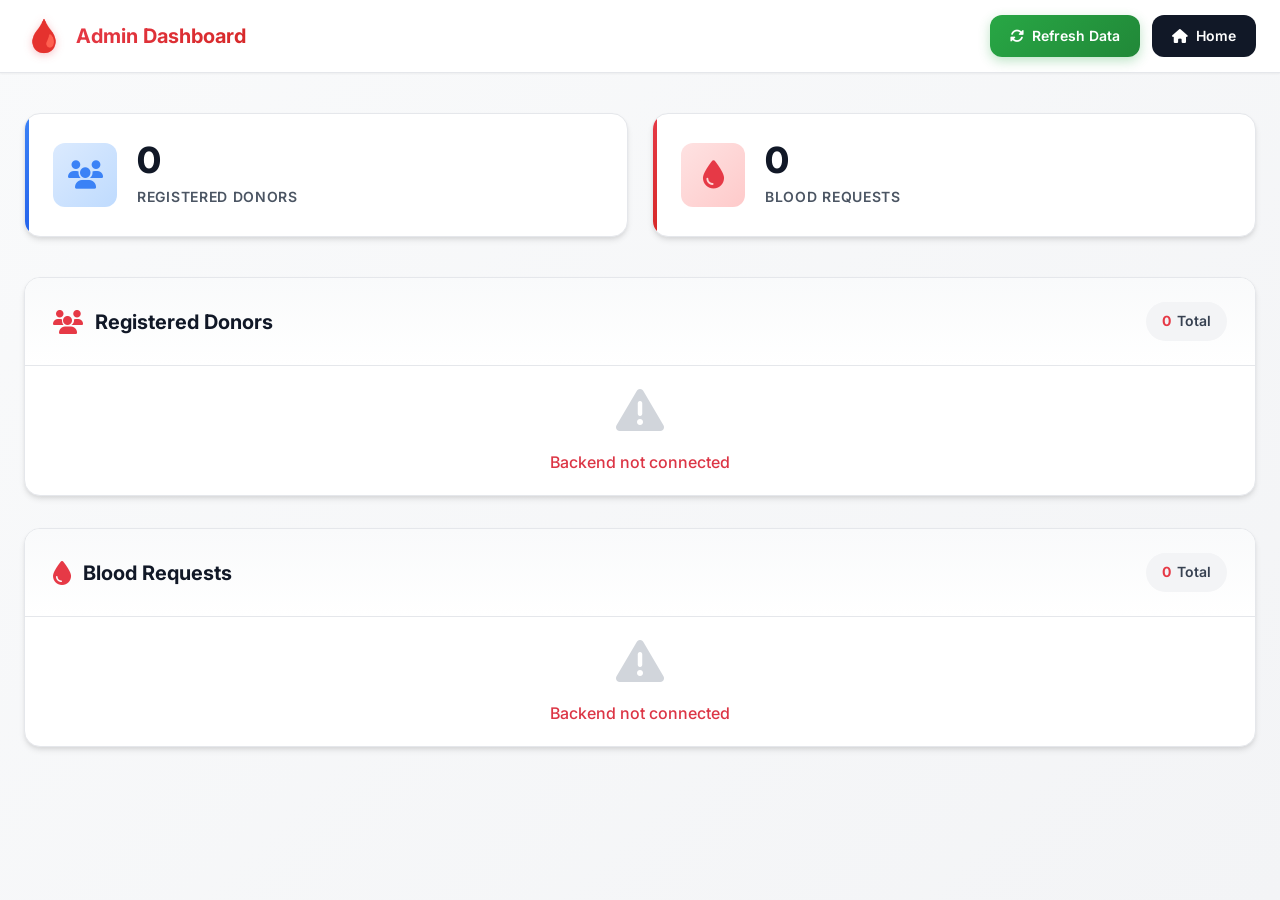
<file: Frontend/html/admin-dashboard.html>
<!DOCTYPE html>
<html lang="en">
<head>
    <meta charset="UTF-8">
    <meta name="viewport" content="width=device-width, initial-scale=1.0">
    <title>Admin Dashboard - Blood Bank System</title>
    
    <!-- Fonts -->
    <link href="https://fonts.googleapis.com/css2?family=Inter:wght@300;400;500;600;700;800;900&display=swap" rel="stylesheet">
    
    <!-- Font Awesome -->
    <link rel="stylesheet" href="https://cdnjs.cloudflare.com/ajax/libs/font-awesome/6.4.0/css/all.min.css">
    
    <!-- Custom CSS -->
    <link rel="stylesheet" href="../css/admin-dashboard.css">
</head>
<body>

    <!-- Navbar -->
    <header class="navbar">
        <div class="nav-container">
            <div class="logo">
                <div class="logo-icon">🩸</div>
                <span class="logo-text">Admin Dashboard</span>
            </div>
            <div class="nav-actions">
                <button class="btn-refresh" onclick="loadAllData()">
                    <i class="fas fa-sync-alt"></i>
                    <span>Refresh Data</span>
                </button>
                <a href="admin-index.html" class="btn-home">
                    <i class="fas fa-home"></i>
                    <span>Home</span>
                </a>
            </div>
        </div>
    </header>

    <!-- Main Content -->
    <main class="main-wrapper">
        <div class="container">

            <!-- Stats Cards -->
            <div class="stats-grid">
                <div class="stat-card stat-donors">
                    <div class="stat-icon">
                        <i class="fas fa-users"></i>
                    </div>
                    <div class="stat-content">
                        <h3 class="stat-value" id="donorCount">0</h3>
                        <p class="stat-label">Registered Donors</p>
                    </div>
                </div>
                <div class="stat-card stat-requests">
                    <div class="stat-icon">
                        <i class="fas fa-tint"></i>
                    </div>
                    <div class="stat-content">
                        <h3 class="stat-value" id="requestCount">0</h3>
                        <p class="stat-label">Blood Requests</p>
                    </div>
                </div>
            </div>

            <!-- Donors Section -->
            <div class="section">
                <div class="section-header">
                    <div class="section-title">
                        <i class="fas fa-users"></i>
                        <h3>Registered Donors</h3>
                    </div>
                    <div class="section-badge">
                        <span id="donorCountBadge">0</span> Total
                    </div>
                </div>
                <div class="section-body">
                    <ul id="donorList" class="data-list">
                        <li class="loading-state">
                            <i class="fas fa-spinner fa-spin"></i>
                            <span>Loading donors...</span>
                        </li>
                    </ul>
                </div>
            </div>

            <!-- Blood Requests Section -->
            <div class="section">
                <div class="section-header">
                    <div class="section-title">
                        <i class="fas fa-tint"></i>
                        <h3>Blood Requests</h3>
                    </div>
                    <div class="section-badge">
                        <span id="requestCountBadge">0</span> Total
                    </div>
                </div>
                <div class="section-body">
                    <ul id="requestList" class="data-list">
                        <li class="loading-state">
                            <i class="fas fa-spinner fa-spin"></i>
                            <span>Loading requests...</span>
                        </li>
                    </ul>
                </div>
            </div>

        </div>
    </main>

    <!-- Scripts -->
    <script src="../js/api.js"></script>
    <script src="../js/admin-dashboard.js"></script>

</body>
</html>
</file>
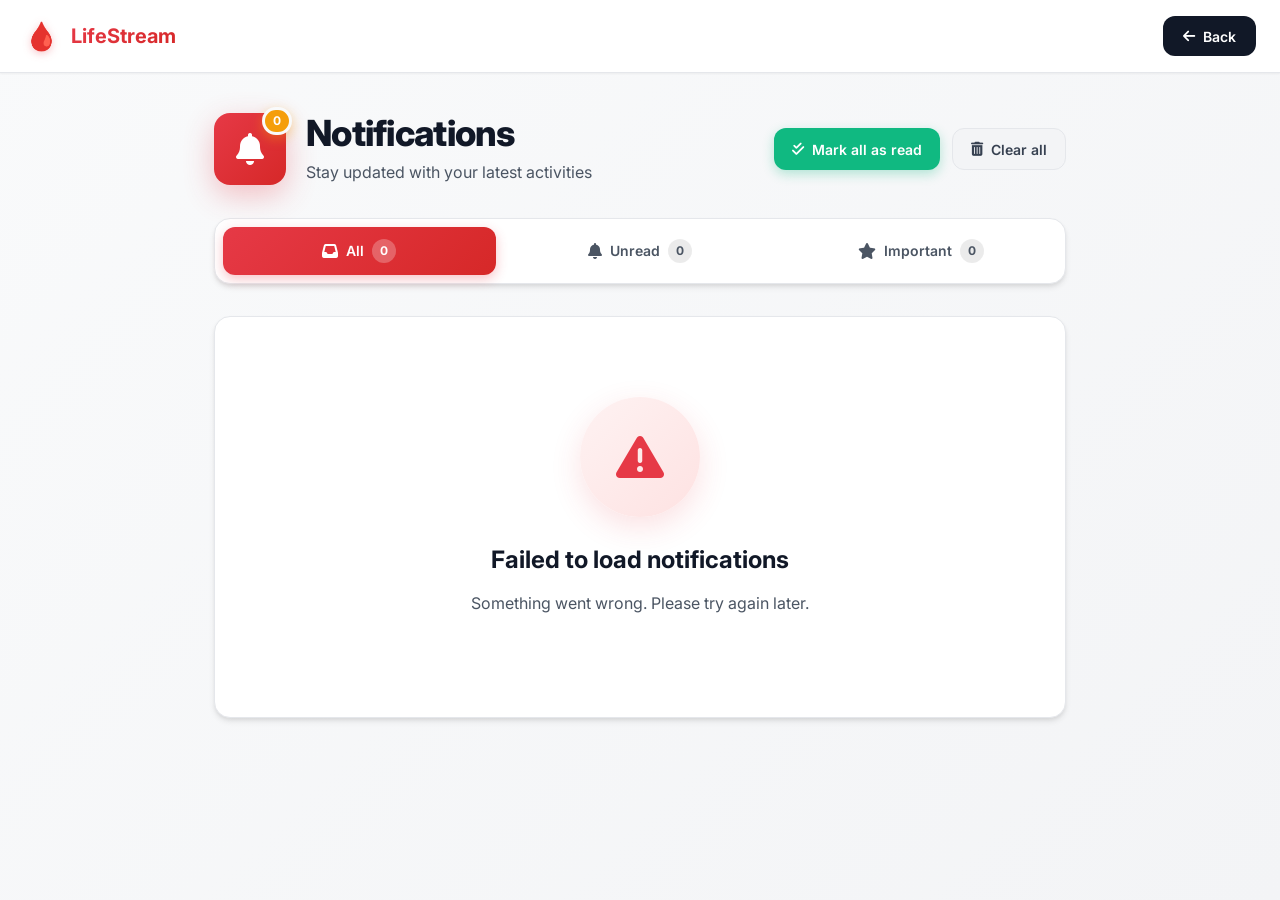
<file: Frontend/html/notifications.html>
<!DOCTYPE html>
<html lang="en">
<head>
    <meta charset="UTF-8">
    <meta name="viewport" content="width=device-width, initial-scale=1.0">
    <title>Notifications - Blood Bank System</title>
    
    <!-- Fonts -->
    <link href="https://fonts.googleapis.com/css2?family=Inter:wght@300;400;500;600;700;800;900&display=swap" rel="stylesheet">
    
    <!-- Font Awesome -->
    <link rel="stylesheet" href="https://cdnjs.cloudflare.com/ajax/libs/font-awesome/6.4.0/css/all.min.css">
    
    <!-- Custom CSS -->
    <link rel="stylesheet" href="../css/notifications.css">
</head>
<body>

    <!-- Navbar -->
    <header class="navbar">
        <div class="nav-container">
            <div class="logo">
                <div class="logo-icon">🩸</div>
                <span class="logo-text">LifeStream</span>
            </div>
            <div class="nav-actions">
                <button class="btn-back" onclick="window.history.back()">
                    <i class="fas fa-arrow-left"></i>
                    <span>Back</span>
                </button>
            </div>
        </div>
    </header>

    <!-- Main Content -->
    <main class="main-wrapper">
        <div class="container">

            <!-- Page Header -->
            <div class="page-header">
                <div class="header-left">
                    <div class="page-icon-wrapper">
                        <div class="page-icon">
                            <i class="fas fa-bell"></i>
                        </div>
                        <span class="notification-badge" id="unreadBadge">0</span>
                    </div>
                    <div class="header-text">
                        <h1 class="page-title">Notifications</h1>
                        <p class="page-subtitle">Stay updated with your latest activities</p>
                    </div>
                </div>
                <div class="header-actions">
                    <button class="btn-action btn-mark-read" onclick="markAllAsRead()">
                        <i class="fas fa-check-double"></i>
                        <span>Mark all as read</span>
                    </button>
                    <button class="btn-action btn-clear" onclick="clearAll()">
                        <i class="fas fa-trash-alt"></i>
                        <span>Clear all</span>
                    </button>
                </div>
            </div>

            <!-- Filter Tabs -->
            <div class="filter-tabs">
                <button class="tab-btn active" onclick="filterNotifications('all')" data-filter="all">
                    <i class="fas fa-inbox"></i>
                    <span>All</span>
                    <span class="tab-count" id="allCount">0</span>
                </button>
                <button class="tab-btn" onclick="filterNotifications('unread')" data-filter="unread">
                    <i class="fas fa-bell"></i>
                    <span>Unread</span>
                    <span class="tab-count" id="unreadCount">0</span>
                </button>
                <button class="tab-btn" onclick="filterNotifications('important')" data-filter="important">
                    <i class="fas fa-star"></i>
                    <span>Important</span>
                    <span class="tab-count" id="importantCount">0</span>
                </button>
            </div>

            <!-- Notifications List -->
            <div class="notifications-section">
                <div id="notificationList" class="notification-list">
                    <!-- Loading State -->
                    <div class="loading-state">
                        <i class="fas fa-spinner fa-spin"></i>
                        <span>Loading notifications...</span>
                    </div>
                </div>
            </div>

        </div>
    </main>

    <!-- Scripts -->
    <script src="../js/api.js"></script>
    <script src="../js/notifications.js"></script>

</body>
</html>
</file>
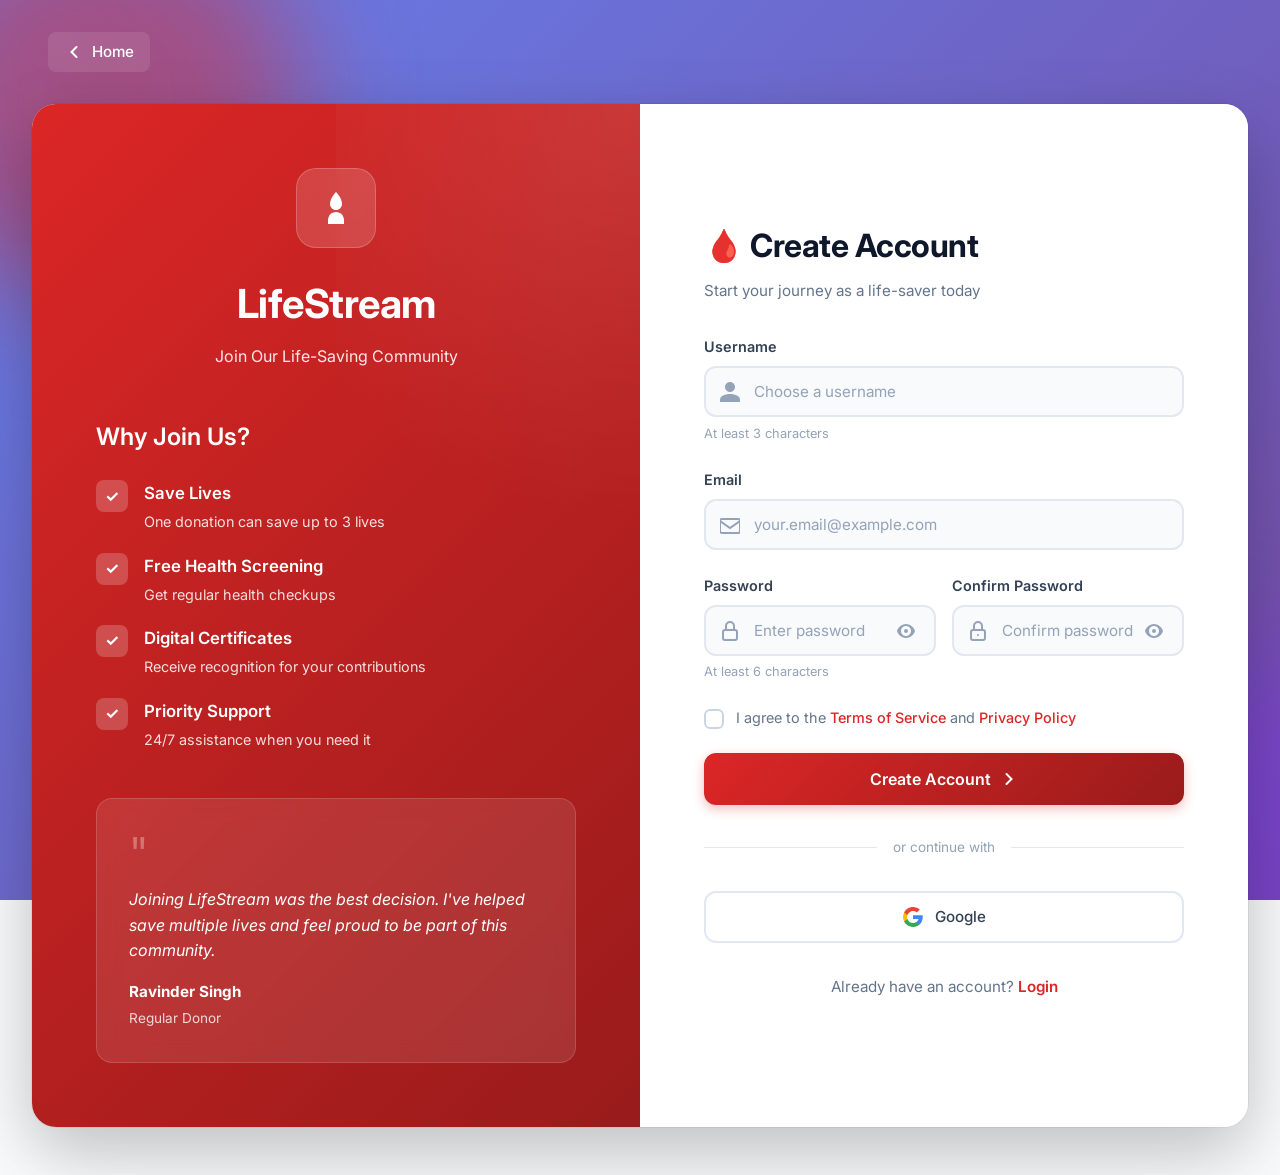
<file: Frontend/html/register.html>
<!DOCTYPE html>
<html lang="en">

<head>
    <meta charset="UTF-8">
    <meta name="viewport" content="width=device-width, initial-scale=1.0">
    <title>Register - Blood Bank System</title>
    <link rel="stylesheet" href="../css/style.css">
    <link rel="stylesheet" href="../css/register.css">
    <link rel="preconnect" href="https://fonts.googleapis.com">
    <link rel="preconnect" href="https://fonts.gstatic.com" crossorigin>
    <link href="https://fonts.googleapis.com/css2?family=Inter:wght@300;400;500;600;700&display=swap" rel="stylesheet">
</head>

<body>

    <!-- Background Animation -->
    <div class="register-background">
        <div class="blob blob-1"></div>
        <div class="blob blob-2"></div>
        <div class="blob blob-3"></div>
    </div>

    <!-- Main Container -->
    <div class="register-wrapper">
        
        <!-- Header -->
        <header class="register-header">
            <a href="/" class="back-link">
                <svg width="20" height="20" viewBox="0 0 20 20" fill="none">
                    <path d="M12.5 15L7.5 10L12.5 5" stroke="currentColor" stroke-width="2" stroke-linecap="round"/>
                </svg>
                Home
            </a>
        </header>

        <!-- Register Card -->
        <div class="register-container">
            
            <!-- Left Panel - Information -->
            <div class="register-info">
                <div class="info-content">
                    <div class="logo-section">
                        <div class="logo-icon">
                            <svg width="48" height="48" viewBox="0 0 48 48" fill="none">
                                <path d="M24 8C24 8 18 14 18 20C18 23.314 20.686 26 24 26C27.314 26 30 23.314 30 20C30 14 24 8 24 8Z" fill="white"/>
                                <path d="M24 28C19.582 28 16 31.582 16 36V40H32V36C32 31.582 28.418 28 24 28Z" fill="white"/>
                            </svg>
                        </div>
                        <h1>LifeStream</h1>
                        <p class="tagline">Join Our Life-Saving Community</p>
                    </div>

                    <div class="benefits-section">
                        <h3>Why Join Us?</h3>
                        <div class="benefit-list">
                            <div class="benefit-item">
                                <div class="benefit-icon">✓</div>
                                <div class="benefit-text">
                                    <h4>Save Lives</h4>
                                    <p>One donation can save up to 3 lives</p>
                                </div>
                            </div>
                            <div class="benefit-item">
                                <div class="benefit-icon">✓</div>
                                <div class="benefit-text">
                                    <h4>Free Health Screening</h4>
                                    <p>Get regular health checkups</p>
                                </div>
                            </div>
                            <div class="benefit-item">
                                <div class="benefit-icon">✓</div>
                                <div class="benefit-text">
                                    <h4>Digital Certificates</h4>
                                    <p>Receive recognition for your contributions</p>
                                </div>
                            </div>
                            <div class="benefit-item">
                                <div class="benefit-icon">✓</div>
                                <div class="benefit-text">
                                    <h4>Priority Support</h4>
                                    <p>24/7 assistance when you need it</p>
                                </div>
                            </div>
                        </div>
                    </div>

                    <div class="testimonial">
                        <div class="quote-icon">"</div>
                        <p>Joining LifeStream was the best decision. I've helped save multiple lives and feel proud to be part of this community.</p>
                        <div class="testimonial-author">
                            <strong>Ravinder Singh</strong>
                            <span>Regular Donor</span>
                        </div>
                    </div>
                </div>
            </div>

            <!-- Right Panel - Register Form -->
            <div class="register-form-panel">
                <div class="register-box">
                    
                    <div class="form-header">
                        <h2>🩸 Create Account</h2>
                        <p>Start your journey as a life-saver today</p>
                    </div>

                    <!-- Alert Message -->
                    <div id="message" class="message" style="display: none;"></div>

                    <!-- Register Form -->
                    <form id="registerForm" class="register-form">
                        
                        <div class="form-group">
                            <label for="username" class="form-label">Username</label>
                            <div class="input-wrapper">
                                <div class="input-icon">
                                    <svg width="20" height="20" viewBox="0 0 20 20" fill="none">
                                        <path d="M10 10C12.7614 10 15 7.76142 15 5C15 2.23858 12.7614 0 10 0C7.23858 0 5 2.23858 5 5C5 7.76142 7.23858 10 10 10Z" fill="currentColor"/>
                                        <path d="M10 12C4.477 12 0 14.477 0 17.5V20H20V17.5C20 14.477 15.523 12 10 12Z" fill="currentColor"/>
                                    </svg>
                                </div>
                                <input
                                    type="text"
                                    id="username"
                                    class="form-input"
                                    placeholder="Choose a username"
                                    required
                                    minlength="3"
                                    autocomplete="username"
                                >
                            </div>
                            <small class="input-hint">At least 3 characters</small>
                        </div>

                        <div class="form-group">
                            <label for="email" class="form-label">Email</label>
                            <div class="input-wrapper">
                                <div class="input-icon">
                                    <svg width="20" height="20" viewBox="0 0 20 20" fill="none">
                                        <path d="M2 4H18C19.1 4 20 4.9 20 6V16C20 17.1 19.1 18 18 18H2C0.9 18 0 17.1 0 16V6C0 4.9 0.9 4 2 4Z" stroke="currentColor" stroke-width="2"/>
                                        <path d="M20 6L10 13L0 6" stroke="currentColor" stroke-width="2"/>
                                    </svg>
                                </div>
                                <input
                                    type="email"
                                    id="email"
                                    class="form-input"
                                    placeholder="your.email@example.com"
                                    required
                                    autocomplete="email"
                                >
                            </div>
                        </div>

                        <div class="form-row">
                            <div class="form-group">
                                <label for="password" class="form-label">Password</label>
                                <div class="input-wrapper">
                                    <div class="input-icon">
                                        <svg width="20" height="20" viewBox="0 0 20 20" fill="none">
                                            <rect x="3" y="9" width="14" height="10" rx="2" stroke="currentColor" stroke-width="2"/>
                                            <path d="M6 9V5C6 2.79086 7.79086 1 10 1C12.2091 1 14 2.79086 14 5V9" stroke="currentColor" stroke-width="2"/>
                                        </svg>
                                    </div>
                                    <input
                                        type="password"
                                        id="password"
                                        class="form-input"
                                        placeholder="Enter password"
                                        required
                                        minlength="6"
                                        autocomplete="new-password"
                                    >
                                    <button type="button" class="toggle-password" onclick="togglePassword('password')">
                                        <svg width="20" height="20" viewBox="0 0 20 20" fill="none">
                                            <path d="M10 3C5 3 1.73 7.11 1 10c.73 2.89 4 7 9 7s8.27-4.11 9-7c-.73-2.89-4-7-9-7zm0 12c-2.76 0-5-2.24-5-5s2.24-5 5-5 5 2.24 5 5-2.24 5-5 5z" fill="currentColor"/>
                                            <circle cx="10" cy="10" r="2" fill="currentColor"/>
                                        </svg>
                                    </button>
                                </div>
                                <small class="input-hint">At least 6 characters</small>
                            </div>

                            <div class="form-group">
                                <label for="confirmPassword" class="form-label">Confirm Password</label>
                                <div class="input-wrapper">
                                    <div class="input-icon">
                                        <svg width="20" height="20" viewBox="0 0 20 20" fill="none">
                                            <rect x="3" y="9" width="14" height="10" rx="2" stroke="currentColor" stroke-width="2"/>
                                            <path d="M6 9V5C6 2.79086 7.79086 1 10 1C12.2091 1 14 2.79086 14 5V9" stroke="currentColor" stroke-width="2"/>
                                            <circle cx="10" cy="14" r="1" fill="currentColor"/>
                                        </svg>
                                    </div>
                                    <input
                                        type="password"
                                        id="confirmPassword"
                                        class="form-input"
                                        placeholder="Confirm password"
                                        required
                                        autocomplete="new-password"
                                    >
                                    <button type="button" class="toggle-password" onclick="togglePassword('confirmPassword')">
                                        <svg width="20" height="20" viewBox="0 0 20 20" fill="none">
                                            <path d="M10 3C5 3 1.73 7.11 1 10c.73 2.89 4 7 9 7s8.27-4.11 9-7c-.73-2.89-4-7-9-7zm0 12c-2.76 0-5-2.24-5-5s2.24-5 5-5 5 2.24 5 5-2.24 5-5 5z" fill="currentColor"/>
                                            <circle cx="10" cy="10" r="2" fill="currentColor"/>
                                        </svg>
                                    </button>
                                </div>
                            </div>
                        </div>

                        <div class="terms-group">
                            <label class="checkbox-container">
                                <input type="checkbox" id="terms" required>
                                <span class="checkmark"></span>
                                <span class="checkbox-label">
                                    I agree to the <a href="#">Terms of Service</a> and <a href="#">Privacy Policy</a>
                                </span>
                            </label>
                        </div>

                        <button type="submit" id="registerBtn" class="btn-register">
                            <span class="btn-text">Create Account</span>
                            <svg class="btn-arrow" width="20" height="20" viewBox="0 0 20 20" fill="none">
                                <path d="M7.5 15L12.5 10L7.5 5" stroke="currentColor" stroke-width="2" stroke-linecap="round"/>
                            </svg>
                        </button>

                    </form>

                    <div class="form-divider">
                        <span>or continue with</span>
                    </div>

                    <div class="social-register">
                        <button class="social-btn">
                            <svg width="20" height="20" viewBox="0 0 20 20" fill="none">
                                <path d="M19.8 10.2c0-.7-.1-1.4-.2-2H10v3.8h5.5c-.2 1.2-1 2.2-2 2.9v2.5h3.2c1.9-1.7 3-4.3 3-7.2z" fill="#4285F4"/>
                                <path d="M10 20c2.7 0 4.9-.9 6.6-2.4l-3.2-2.5c-.9.6-2 1-3.4 1-2.6 0-4.8-1.8-5.6-4.1H1.1v2.6C2.8 17.8 6.2 20 10 20z" fill="#34A853"/>
                                <path d="M4.4 12c-.2-.6-.3-1.3-.3-2s.1-1.4.3-2V5.4H1.1C.4 6.8 0 8.4 0 10s.4 3.2 1.1 4.6l3.3-2.6z" fill="#FBBC05"/>
                                <path d="M10 3.9c1.5 0 2.8.5 3.9 1.5l2.9-2.9C15 .9 12.7 0 10 0 6.2 0 2.8 2.2 1.1 5.4l3.3 2.6C5.2 5.7 7.4 3.9 10 3.9z" fill="#EA4335"/>
                            </svg>
                            <span>Google</span>
                        </button>
                    </div>

                    <div class="links">
                        <p>
                            Already have an account?
                            <a href="login.html">Login</a>
                        </p>
                    </div>

                </div>
            </div>

        </div>

    </div>

    <script src="../js/api.js"></script>
    <script src="../js/register.js"></script>

    <script>
        function togglePassword(fieldId) {
            const field = document.getElementById(fieldId);
            if (field.type === 'password') {
                field.type = 'text';
            } else {
                field.type = 'password';
            }
        }
    </script>

</body>
</html>
</file>
<file: Frontend/css/admin-dashboard.css>
/* ===================================
   RESET & BASE STYLES
   =================================== */

* {
    margin: 0;
    padding: 0;
    box-sizing: border-box;
}

:root {
    /* Primary Colors */
    --primary-red: #e63946;
    --primary-red-dark: #d62828;
    --primary-red-light: #f07167;
    
    /* Success & Info */
    --success: #28a745;
    --success-dark: #218838;
    --info: #3b82f6;
    --warning: #fbbf24;
    
    /* Neutral Colors */
    --white: #ffffff;
    --gray-50: #f9fafb;
    --gray-100: #f3f4f6;
    --gray-200: #e5e7eb;
    --gray-300: #d1d5db;
    --gray-400: #9ca3af;
    --gray-500: #6b7280;
    --gray-600: #4b5563;
    --gray-700: #374151;
    --gray-800: #1f2937;
    --gray-900: #111827;
    
    /* Shadows */
    --shadow-sm: 0 1px 2px 0 rgba(0, 0, 0, 0.05);
    --shadow-md: 0 4px 6px -1px rgba(0, 0, 0, 0.1), 0 2px 4px -1px rgba(0, 0, 0, 0.06);
    --shadow-lg: 0 10px 15px -3px rgba(0, 0, 0, 0.1), 0 4px 6px -2px rgba(0, 0, 0, 0.05);
    --shadow-xl: 0 20px 25px -5px rgba(0, 0, 0, 0.1), 0 10px 10px -5px rgba(0, 0, 0, 0.04);
    
    /* Transitions */
    --transition-fast: 150ms cubic-bezier(0.4, 0, 0.2, 1);
    --transition-base: 300ms cubic-bezier(0.4, 0, 0.2, 1);
    
    /* Border Radius */
    --radius-sm: 6px;
    --radius-md: 12px;
    --radius-lg: 16px;
    --radius-xl: 20px;
    --radius-full: 9999px;
}

body {
    font-family: 'Inter', -apple-system, BlinkMacSystemFont, 'Segoe UI', Roboto, sans-serif;
    background: linear-gradient(135deg, #f9fafb 0%, #f3f4f6 100%);
    color: var(--gray-900);
    line-height: 1.6;
    min-height: 100vh;
    -webkit-font-smoothing: antialiased;
    -moz-osx-font-smoothing: grayscale;
}


/* ===================================
   NAVBAR
   =================================== */

.navbar {
    background: var(--white);
    border-bottom: 1px solid var(--gray-200);
    position: sticky;
    top: 0;
    z-index: 1000;
    backdrop-filter: blur(12px);
    background: rgba(255, 255, 255, 0.95);
    box-shadow: var(--shadow-sm);
}

.nav-container {
    max-width: 1280px;
    margin: 0 auto;
    padding: 0 24px;
    display: flex;
    align-items: center;
    justify-content: space-between;
    height: 72px;
}

.logo {
    display: flex;
    align-items: center;
    gap: 12px;
    font-weight: 700;
    font-size: 20px;
    color: var(--gray-900);
}

.logo-icon {
    font-size: 32px;
    filter: drop-shadow(0 2px 4px rgba(230, 57, 70, 0.3));
    animation: pulse-icon 2s ease-in-out infinite;
}

@keyframes pulse-icon {
    0%, 100% {
        transform: scale(1);
    }
    50% {
        transform: scale(1.1);
    }
}

.logo-text {
    background: linear-gradient(135deg, var(--primary-red) 0%, var(--primary-red-dark) 100%);
    -webkit-background-clip: text;
    -webkit-text-fill-color: transparent;
    background-clip: text;
}

.nav-actions {
    display: flex;
    gap: 12px;
}

.btn-refresh,
.btn-home {
    display: inline-flex;
    align-items: center;
    gap: 8px;
    padding: 10px 20px;
    border-radius: var(--radius-md);
    font-weight: 600;
    font-size: 14px;
    cursor: pointer;
    transition: all var(--transition-fast);
    border: none;
    font-family: inherit;
    text-decoration: none;
}

.btn-refresh {
    background: linear-gradient(135deg, var(--success) 0%, var(--success-dark) 100%);
    color: var(--white);
    box-shadow: 0 4px 12px rgba(40, 167, 69, 0.3);
}

.btn-refresh:hover {
    transform: translateY(-2px);
    box-shadow: 0 6px 16px rgba(40, 167, 69, 0.4);
}

.btn-refresh i {
    transition: transform var(--transition-base);
}

.btn-refresh:hover i {
    transform: rotate(180deg);
}

.btn-home {
    background: var(--gray-900);
    color: var(--white);
}

.btn-home:hover {
    background: var(--gray-800);
    transform: translateY(-2px);
    box-shadow: var(--shadow-lg);
}


/* ===================================
   MAIN WRAPPER
   =================================== */

.main-wrapper {
    padding: 40px 0 80px;
}

.container {
    max-width: 1280px;
    margin: 0 auto;
    padding: 0 24px;
}


/* ===================================
   STATS GRID
   =================================== */

.stats-grid {
    display: grid;
    grid-template-columns: repeat(auto-fit, minmax(280px, 1fr));
    gap: 24px;
    margin-bottom: 40px;
}

.stat-card {
    background: var(--white);
    padding: 28px;
    border-radius: var(--radius-lg);
    box-shadow: var(--shadow-md);
    border: 1px solid var(--gray-200);
    display: flex;
    align-items: center;
    gap: 20px;
    transition: all var(--transition-base);
    position: relative;
    overflow: hidden;
}

.stat-card::before {
    content: '';
    position: absolute;
    top: 0;
    left: 0;
    width: 4px;
    height: 100%;
    transition: width var(--transition-base);
}

.stat-card:hover {
    transform: translateY(-4px);
    box-shadow: var(--shadow-xl);
}

.stat-card:hover::before {
    width: 100%;
    opacity: 0.05;
}

.stat-donors::before {
    background: linear-gradient(180deg, var(--info) 0%, #2563eb 100%);
}

.stat-requests::before {
    background: linear-gradient(180deg, var(--primary-red) 0%, var(--primary-red-dark) 100%);
}

.stat-icon {
    width: 64px;
    height: 64px;
    border-radius: var(--radius-md);
    display: flex;
    align-items: center;
    justify-content: center;
    font-size: 28px;
    flex-shrink: 0;
    position: relative;
    z-index: 1;
}

.stat-donors .stat-icon {
    background: linear-gradient(135deg, #dbeafe 0%, #bfdbfe 100%);
    color: var(--info);
}

.stat-requests .stat-icon {
    background: linear-gradient(135deg, #fee2e2 0%, #fecaca 100%);
    color: var(--primary-red);
}

.stat-content {
    flex: 1;
    position: relative;
    z-index: 1;
}

.stat-value {
    font-size: 36px;
    font-weight: 800;
    color: var(--gray-900);
    line-height: 1;
    margin-bottom: 8px;
}

.stat-label {
    font-size: 14px;
    font-weight: 600;
    color: var(--gray-600);
    text-transform: uppercase;
    letter-spacing: 0.05em;
}


/* ===================================
   SECTION
   =================================== */

.section {
    background: var(--white);
    border-radius: var(--radius-lg);
    box-shadow: var(--shadow-md);
    border: 1px solid var(--gray-200);
    margin-bottom: 32px;
    overflow: hidden;
}

.section-header {
    padding: 24px 28px;
    border-bottom: 1px solid var(--gray-200);
    display: flex;
    justify-content: space-between;
    align-items: center;
    background: linear-gradient(to bottom, var(--gray-50), var(--white));
}

.section-title {
    display: flex;
    align-items: center;
    gap: 12px;
}

.section-title i {
    font-size: 24px;
    color: var(--primary-red);
}

.section-title h3 {
    font-size: 20px;
    font-weight: 700;
    color: var(--gray-900);
    margin: 0;
}

.section-badge {
    display: inline-flex;
    align-items: center;
    gap: 6px;
    padding: 8px 16px;
    background: var(--gray-100);
    border-radius: var(--radius-full);
    font-size: 14px;
    font-weight: 600;
    color: var(--gray-700);
}

.section-badge span {
    color: var(--primary-red);
    font-weight: 700;
}

.section-body {
    padding: 0;
}


/* ===================================
   DATA LIST
   =================================== */

.data-list {
    list-style: none;
    padding: 0;
    margin: 0;
}

.data-list li {
    padding: 20px 28px;
    border-bottom: 1px solid var(--gray-100);
    display: flex;
    justify-content: space-between;
    align-items: center;
    transition: background var(--transition-fast);
}

.data-list li:last-child {
    border-bottom: none;
}

.data-list li:hover {
    background: var(--gray-50);
}

.item-info {
    flex: 1;
    display: flex;
    flex-direction: column;
    gap: 8px;
}

.item-name {
    font-size: 16px;
    font-weight: 600;
    color: var(--gray-900);
}

.item-details {
    display: flex;
    flex-wrap: wrap;
    gap: 16px;
}

.item-detail {
    display: flex;
    align-items: center;
    gap: 6px;
    font-size: 14px;
    color: var(--gray-600);
}

.item-detail i {
    color: var(--gray-400);
    font-size: 12px;
}

.item-detail strong {
    color: var(--gray-700);
    font-weight: 600;
}

.delete-btn {
    background: linear-gradient(135deg, #dc3545 0%, #c82333 100%);
    color: var(--white);
    border: none;
    padding: 10px 20px;
    border-radius: var(--radius-md);
    font-weight: 600;
    font-size: 14px;
    cursor: pointer;
    transition: all var(--transition-fast);
    display: inline-flex;
    align-items: center;
    gap: 8px;
    box-shadow: 0 4px 12px rgba(220, 53, 69, 0.3);
    font-family: inherit;
}

.delete-btn:hover {
    transform: translateY(-2px);
    box-shadow: 0 6px 16px rgba(220, 53, 69, 0.4);
}

.delete-btn:active {
    transform: translateY(0);
}

.delete-btn i {
    font-size: 14px;
}


/* ===================================
   LOADING STATE
   =================================== */

.loading-state {
    display: flex;
    align-items: center;
    justify-content: center;
    gap: 12px;
    padding: 40px 28px !important;
    color: var(--gray-500);
    font-size: 15px;
    background: transparent !important;
}

.loading-state i {
    font-size: 20px;
    color: var(--primary-red);
}

@keyframes spin {
    from {
        transform: rotate(0deg);
    }
    to {
        transform: rotate(360deg);
    }
}

.fa-spin {
    animation: spin 1s linear infinite;
}


/* ===================================
   EMPTY STATE
   =================================== */

.empty-state {
    display: flex;
    flex-direction: column;
    align-items: center;
    justify-content: center;
    padding: 60px 28px;
    text-align: center;
    color: var(--gray-500);
}

.empty-state i {
    font-size: 48px;
    color: var(--gray-300);
    margin-bottom: 16px;
}

.empty-state p {
    font-size: 16px;
    font-weight: 500;
}


/* ===================================
   RESPONSIVE DESIGN
   =================================== */

@media (max-width: 768px) {
    .nav-container {
        padding: 0 16px;
        height: 64px;
    }
    
    .logo {
        font-size: 18px;
    }
    
    .logo-icon {
        font-size: 28px;
    }
    
    .btn-refresh span,
    .btn-home span {
        display: none;
    }
    
    .btn-refresh,
    .btn-home {
        padding: 10px 14px;
    }
    
    .main-wrapper {
        padding: 24px 0 60px;
    }
    
    .container {
        padding: 0 16px;
    }
    
    .stats-grid {
        grid-template-columns: 1fr;
        gap: 16px;
        margin-bottom: 24px;
    }
    
    .stat-card {
        padding: 20px;
    }
    
    .stat-icon {
        width: 56px;
        height: 56px;
        font-size: 24px;
    }
    
    .stat-value {
        font-size: 28px;
    }
    
    .section-header {
        padding: 20px;
        flex-direction: column;
        align-items: flex-start;
        gap: 12px;
    }
    
    .section-title h3 {
        font-size: 18px;
    }
    
    .data-list li {
        padding: 16px 20px;
        flex-direction: column;
        align-items: flex-start;
        gap: 16px;
    }
    
    .delete-btn {
        width: 100%;
        justify-content: center;
    }
    
    .item-details {
        flex-direction: column;
        gap: 8px;
    }
}

@media (max-width: 480px) {
    .logo-text {
        display: none;
    }
    
    .stat-value {
        font-size: 24px;
    }
    
    .stat-label {
        font-size: 12px;
    }
}


/* ===================================
   ACCESSIBILITY
   =================================== */

@media (prefers-reduced-motion: reduce) {
    *,
    *::before,
    *::after {
        animation-duration: 0.01ms !important;
        animation-iteration-count: 1 !important;
        transition-duration: 0.01ms !important;
    }
}

:focus-visible {
    outline: 2px solid var(--primary-red);
    outline-offset: 2px;
}

button:focus-visible,
a:focus-visible {
    outline: 2px solid var(--primary-red);
    outline-offset: 4px;
}

/* ===================================
   MODAL
   =================================== */

.modal-overlay {
    position: fixed;
    inset: 0;

    background: rgba(17, 24, 39, 0.65);
    backdrop-filter: blur(6px);

    display: flex;
    align-items: center;
    justify-content: center;

    padding: 20px;

    z-index: 9999;

    opacity: 1;
    transition: opacity var(--transition-base);
}

.modal-content {
    width: 100%;
    max-width: 520px;

    background: var(--white);

    border-radius: var(--radius-xl);

    box-shadow: 0 25px 60px rgba(0, 0, 0, 0.25);

    overflow: hidden;

    animation: modalSlideIn 250ms ease-out;
}

@keyframes modalSlideIn {
    from {
        transform: translateY(20px) scale(0.98);
        opacity: 0;
    }

    to {
        transform: translateY(0) scale(1);
        opacity: 1;
    }
}


/* ===================================
   MODAL HEADER
   =================================== */

.modal-header {
    display: flex;
    align-items: center;
    gap: 14px;

    padding: 22px 26px;

    border-bottom: 1px solid var(--gray-200);

    background: var(--white);

    text-align: left;
}

.modal-icon {
    width: 46px;
    height: 46px;

    flex-shrink: 0;

    display: flex;
    align-items: center;
    justify-content: center;

    border-radius: var(--radius-md);

    background: #eff6ff;
    color: var(--info);

    font-size: 20px;

    margin: 0;
}

.modal-icon-warning {
    background: #fef3c7;
    color: #d97706;
}

.modal-title {
    margin: 0;

    font-size: 20px;
    font-weight: 700;

    color: var(--gray-900);
}


/* ===================================
   MODAL BODY
   =================================== */

.modal-body {
    padding: 26px;
    text-align: left;
}


/* ===================================
   EDIT FORM
   =================================== */

.form-group {
    margin-bottom: 18px;
}

.form-group:last-child {
    margin-bottom: 0;
}

.form-group label {
    display: block;

    margin-bottom: 7px;

    font-size: 14px;
    font-weight: 600;

    color: var(--gray-700);
}

.form-group input,
.form-group select {
    width: 100%;

    padding: 12px 14px;

    border: 1px solid var(--gray-300);

    border-radius: var(--radius-md);

    background: var(--white);

    color: var(--gray-900);

    font-family: inherit;
    font-size: 14px;

    outline: none;

    transition: all var(--transition-fast);
}

.form-group input:hover,
.form-group select:hover {
    border-color: var(--gray-400);
}

.form-group input:focus,
.form-group select:focus {
    border-color: var(--info);

    box-shadow: 0 0 0 3px rgba(59, 130, 246, 0.12);
}


/* ===================================
   MODAL DESCRIPTION
   =================================== */

.modal-description {
    margin: 0;

    font-size: 15px;

    color: var(--gray-600);

    line-height: 1.6;
}

.modal-description strong {
    color: var(--gray-900);
}


/* ===================================
   MODAL FOOTER
   =================================== */

.modal-footer {
    display: flex;
    justify-content: flex-end;

    gap: 12px;

    padding: 18px 26px;

    background: var(--gray-50);

    border-top: 1px solid var(--gray-200);
}

.modal-btn {
    display: inline-flex;
    align-items: center;
    justify-content: center;

    gap: 8px;

    padding: 11px 18px;

    border-radius: var(--radius-md);

    font-family: inherit;
    font-size: 14px;
    font-weight: 600;

    cursor: pointer;

    transition: all var(--transition-fast);

    border: none;
}

.modal-btn:disabled {
    opacity: 0.5;
    cursor: not-allowed;
}


/* CANCEL */

.modal-btn-cancel {
    background: var(--white);

    color: var(--gray-700);

    border: 1px solid var(--gray-300);
}

.modal-btn-cancel:hover:not(:disabled) {
    background: var(--gray-100);

    border-color: var(--gray-400);
}


/* UPDATE */

.modal-btn-update {
    background: var(--info);

    color: var(--white);

    box-shadow: 0 4px 10px rgba(59, 130, 246, 0.25);
}

.modal-btn-update:hover:not(:disabled) {
    background: #2563eb;

    transform: translateY(-1px);

    box-shadow: 0 6px 14px rgba(59, 130, 246, 0.3);
}


/* DELETE */

.modal-btn-delete {
    background: linear-gradient(
        135deg,
        #dc3545 0%,
        #c82333 100%
    );

    color: var(--white);

    box-shadow: 0 4px 12px rgba(220, 53, 69, 0.3);
}

.modal-btn-delete:hover:not(:disabled) {
    transform: translateY(-1px);

    box-shadow: 0 6px 16px rgba(220, 53, 69, 0.4);
}

.modal-btn-delete:active:not(:disabled),
.modal-btn-update:active:not(:disabled),
.modal-btn-cancel:active:not(:disabled) {
    transform: translateY(0);
}


/* ===================================
   MODAL RESPONSIVE
   =================================== */

@media (max-width: 640px) {

    .modal-overlay {
        padding: 15px;
    }

    .modal-content {
        max-width: 100%;
    }

    .modal-header {
        padding: 20px;
    }

    .modal-body {
        padding: 20px;
    }

    .modal-footer {
        padding: 16px 20px;

        flex-direction: column-reverse;
    }

    .modal-btn {
        width: 100%;
    }
}


/* ===================================
   TOAST NOTIFICATIONS
   =================================== */

.toast {
    position: fixed;
    top: 24px;
    right: 24px;
    padding: 16px 24px;
    border-radius: var(--radius-md);
    display: flex;
    align-items: center;
    gap: 12px;
    font-weight: 600;
    font-size: 14px;
    box-shadow: var(--shadow-xl);
    z-index: 10000;
    transform: translateX(400px);
    transition: transform var(--transition-base);
}

.toast.show {
    transform: translateX(0);
}

.toast i {
    font-size: 20px;
}

.toast-success {
    background: linear-gradient(135deg, #d1fae5 0%, #a7f3d0 100%);
    color: #065f46;
    border-left: 4px solid #10b981;
}

.toast-error {
    background: linear-gradient(135deg, #fee2e2 0%, #fecaca 100%);
    color: #991b1b;
    border-left: 4px solid #dc3545;
}


/* ===================================
   RESPONSIVE MODAL & TOAST
   =================================== */

@media (max-width: 640px) {
    .modal-content {
        margin: 0 16px;
    }
    
    .modal-footer {
        flex-direction: column-reverse;
    }
    
    .modal-btn {
        width: 100%;
    }
    
    .toast {
        top: 16px;
        right: 16px;
        left: 16px;
        transform: translateY(-100px);
    }
    
    .toast.show {
        transform: translateY(0);
    }
}

.item-actions {
    display: flex;
    align-items: center;
    gap: 10px;
}

.edit-btn {
    display: inline-flex;
    align-items: center;
    gap: 8px;

    background: var(--info);
    color: var(--white);

    border: none;

    padding: 10px 18px;

    border-radius: var(--radius-md);

    font-family: inherit;
    font-size: 14px;
    font-weight: 600;

    cursor: pointer;

    transition: all var(--transition-fast);

    box-shadow: 0 4px 10px rgba(59, 130, 246, 0.25);
}

.edit-btn:hover {
    background: #2563eb;

    transform: translateY(-2px);

    box-shadow: 0 6px 14px rgba(59, 130, 246, 0.3);
}
</file>
<file: Frontend/css/notifications.css>
/* ===================================
   RESET & BASE STYLES
   =================================== */

*,
*::before,
*::after {
    margin: 0;
    padding: 0;
    box-sizing: border-box;
}

:root {
    --primary-red: #e63946;
    --primary-red-dark: #d62828;
    --primary-red-light: #f07167;

    --accent-blue: #3b82f6;
    --accent-purple: #8b5cf6;
    --accent-green: #10b981;
    --accent-yellow: #fbbf24;
    --accent-orange: #f59e0b;

    --white: #ffffff;
    --gray-50: #f9fafb;
    --gray-100: #f3f4f6;
    --gray-200: #e5e7eb;
    --gray-300: #d1d5db;
    --gray-400: #9ca3af;
    --gray-500: #6b7280;
    --gray-600: #4b5563;
    --gray-700: #374151;
    --gray-800: #1f2937;
    --gray-900: #111827;

    --shadow-sm: 0 1px 2px 0 rgba(0, 0, 0, 0.05);
    --shadow-md: 0 4px 6px -1px rgba(0, 0, 0, 0.1), 0 2px 4px -1px rgba(0, 0, 0, 0.06);
    --shadow-lg: 0 10px 15px -3px rgba(0, 0, 0, 0.1), 0 4px 6px -2px rgba(0, 0, 0, 0.05);
    --shadow-xl: 0 20px 25px -5px rgba(0, 0, 0, 0.1), 0 10px 10px -5px rgba(0, 0, 0, 0.04);

    --transition-fast: 150ms cubic-bezier(0.4, 0, 0.2, 1);
    --transition-base: 300ms cubic-bezier(0.4, 0, 0.2, 1);

    --radius-sm: 6px;
    --radius-md: 12px;
    --radius-lg: 16px;
    --radius-xl: 20px;
    --radius-full: 9999px;
}

html {
    -webkit-text-size-adjust: 100%;
}

body {
    font-family: 'Inter', -apple-system, BlinkMacSystemFont, 'Segoe UI', Roboto, sans-serif;
    background: linear-gradient(135deg, #f9fafb 0%, #f3f4f6 100%);
    color: var(--gray-900);
    line-height: 1.6;
    min-height: 100vh;
    overflow-x: hidden;
    -webkit-font-smoothing: antialiased;
    -moz-osx-font-smoothing: grayscale;
}

button {
    font-family: inherit;
}


/* ===================================
   NAVBAR
   =================================== */

.navbar {
    position: sticky;
    top: 0;
    z-index: 1000;
    background: rgba(255, 255, 255, 0.95);
    backdrop-filter: blur(12px);
    -webkit-backdrop-filter: blur(12px);
    border-bottom: 1px solid var(--gray-200);
    box-shadow: var(--shadow-sm);
}

.nav-container {
    max-width: 1280px;
    margin: 0 auto;
    padding: 0 24px;
    height: 72px;
    display: flex;
    align-items: center;
    justify-content: space-between;
    gap: 16px;
}

.logo {
    display: flex;
    align-items: center;
    gap: 12px;
    font-weight: 700;
    font-size: 20px;
    color: var(--gray-900);
    min-width: 0;
}

.logo-icon {
    font-size: 28px;
    line-height: 1;
    filter: drop-shadow(0 2px 4px rgba(230, 57, 70, 0.3));
    animation: pulse-icon 2s ease-in-out infinite;
}

@keyframes pulse-icon {
    0%, 100% { transform: scale(1); }
    50%      { transform: scale(1.1); }
}

.logo-text {
    background: linear-gradient(135deg, var(--primary-red) 0%, var(--primary-red-dark) 100%);
    -webkit-background-clip: text;
    background-clip: text;
    -webkit-text-fill-color: transparent;
    white-space: nowrap;
}

.nav-actions {
    flex-shrink: 0;
}

.btn-back {
    display: inline-flex;
    align-items: center;
    justify-content: center;
    gap: 8px;
    min-height: 40px;
    padding: 10px 20px;
    background: var(--gray-900);
    color: var(--white);
    border: none;
    border-radius: var(--radius-md);
    font-weight: 600;
    font-size: 14px;
    cursor: pointer;
    transition: all var(--transition-fast);
}

.btn-back:hover {
    background: var(--gray-800);
    transform: translateY(-2px);
    box-shadow: var(--shadow-lg);
}


/* ===================================
   MAIN WRAPPER
   =================================== */

.main-wrapper {
    padding: 40px 0 80px;
}

.container {
    width: 100%;
    max-width: 900px;
    margin: 0 auto;
    padding: 0 24px;
}


/* ===================================
   PAGE HEADER
   =================================== */

.page-header {
    display: flex;
    flex-wrap: wrap;
    justify-content: space-between;
    align-items: center;
    gap: 20px 24px;
    margin-bottom: 32px;
}

.header-left {
    display: flex;
    align-items: center;
    gap: 20px;
    flex: 1 1 320px;
    min-width: 0;
}

.page-icon-wrapper {
    position: relative;
    flex-shrink: 0;
}

.page-icon {
    width: 72px;
    height: 72px;
    display: flex;
    align-items: center;
    justify-content: center;
    background: linear-gradient(135deg, var(--primary-red) 0%, var(--primary-red-dark) 100%);
    border-radius: var(--radius-lg);
    color: var(--white);
    font-size: 32px;
    box-shadow: 0 10px 30px rgba(230, 57, 70, 0.3);
}

/* Counter badge on the page icon (scoped so it doesn't leak into list pills) */
.page-icon-wrapper .notification-badge {
    position: absolute;
    top: -6px;
    right: -6px;
    min-width: 28px;
    height: 28px;
    padding: 0 8px;
    display: flex;
    align-items: center;
    justify-content: center;
    background: var(--accent-orange);
    color: var(--white);
    border: 3px solid var(--gray-50);
    border-radius: var(--radius-full);
    font-size: 12px;
    font-weight: 700;
    line-height: 1;
    box-shadow: 0 4px 12px rgba(245, 158, 11, 0.4);
}

.header-text {
    flex: 1;
    min-width: 0;
}

.page-title {
    font-size: 36px;
    font-weight: 800;
    line-height: 1.15;
    letter-spacing: -0.02em;
    color: var(--gray-900);
    margin-bottom: 6px;
    overflow-wrap: anywhere;
}

.page-subtitle {
    font-size: 16px;
    color: var(--gray-600);
}

.header-actions {
    display: flex;
    flex-wrap: wrap;
    gap: 12px;
    flex-shrink: 0;
}

.btn-action {
    display: inline-flex;
    align-items: center;
    justify-content: center;
    gap: 8px;
    min-height: 42px;
    padding: 10px 18px;
    border: none;
    border-radius: var(--radius-md);
    font-weight: 600;
    font-size: 14px;
    white-space: nowrap;
    cursor: pointer;
    transition: all var(--transition-fast);
}

/* Header "Mark all as read" (scoped so it doesn't leak into item buttons) */
.header-actions .btn-mark-read {
    background: var(--accent-green);
    color: var(--white);
    box-shadow: 0 4px 12px rgba(16, 185, 129, 0.3);
}

.header-actions .btn-mark-read:hover {
    background: #059669;
    transform: translateY(-2px);
    box-shadow: 0 6px 16px rgba(16, 185, 129, 0.4);
}

.header-actions .btn-clear {
    background: var(--gray-100);
    color: var(--gray-700);
    border: 1px solid var(--gray-200);
}

.header-actions .btn-clear:hover {
    background: var(--gray-200);
    transform: translateY(-2px);
}


/* ===================================
   FILTER TABS
   =================================== */

.filter-tabs {
    display: flex;
    gap: 8px;
    padding: 8px;
    margin-bottom: 32px;
    background: var(--white);
    border: 1px solid var(--gray-200);
    border-radius: var(--radius-lg);
    box-shadow: var(--shadow-md);
}

.tab-btn {
    flex: 1 1 0;
    min-width: 0;
    display: flex;
    align-items: center;
    justify-content: center;
    gap: 8px;
    min-height: 48px;
    padding: 12px 16px;
    background: transparent;
    border: none;
    border-radius: var(--radius-md);
    font-weight: 600;
    font-size: 14px;
    color: var(--gray-600);
    cursor: pointer;
    transition: all var(--transition-fast);
}

.tab-btn i {
    font-size: 16px;
    flex-shrink: 0;
}

.tab-btn > span:not(.tab-count) {
    white-space: nowrap;
    overflow: hidden;
    text-overflow: ellipsis;
}

.tab-btn:hover {
    background: var(--gray-50);
    color: var(--gray-900);
}

.tab-btn.active {
    background: linear-gradient(135deg, var(--primary-red) 0%, var(--primary-red-dark) 100%);
    color: var(--white);
    box-shadow: 0 4px 12px rgba(230, 57, 70, 0.3);
}

.tab-count {
    flex-shrink: 0;
    min-width: 24px;
    height: 24px;
    padding: 0 8px;
    display: flex;
    align-items: center;
    justify-content: center;
    background: rgba(0, 0, 0, 0.08);
    border-radius: var(--radius-full);
    font-size: 12px;
    font-weight: 700;
    line-height: 1;
}

.tab-btn.active .tab-count {
    background: rgba(255, 255, 255, 0.25);
}


/* ===================================
   NOTIFICATIONS SECTION
   =================================== */

.notifications-section {
    background: var(--white);
    border: 1px solid var(--gray-200);
    border-radius: var(--radius-lg);
    box-shadow: var(--shadow-md);
    overflow: hidden;
}

.notification-list {
    min-height: 400px;
}


/* ===================================
   NOTIFICATION ITEM
   =================================== */

/*
   Grid layout:
   | icon | content |
   |      | actions |
*/
.notification-item {
    display: grid;
    grid-template-columns: 48px minmax(0, 1fr);
    grid-template-areas:
        "icon content"
        "icon actions";
    column-gap: 16px;
    row-gap: 14px;
    padding: 24px;
    border-bottom: 1px solid var(--gray-100);
    border-left: 4px solid transparent;
    transition: background var(--transition-fast);
}

.notification-item:last-child {
    border-bottom: none;
}

.notification-item:hover {
    background: var(--gray-50);
}

.notification-item.unread {
    background: linear-gradient(to right, rgba(230, 57, 70, 0.05), transparent);
    border-left-color: var(--primary-red);
}

.notification-item.unread:hover {
    background: linear-gradient(to right, rgba(230, 57, 70, 0.08), transparent);
}

.notification-icon {
    grid-area: icon;
    align-self: start;
    width: 48px;
    height: 48px;
    display: flex;
    align-items: center;
    justify-content: center;
    border-radius: var(--radius-md);
    font-size: 20px;
}

.notification-icon.type-success {
    background: linear-gradient(135deg, #d1fae5 0%, #a7f3d0 100%);
    color: var(--accent-green);
}

.notification-icon.type-info {
    background: linear-gradient(135deg, #dbeafe 0%, #bfdbfe 100%);
    color: var(--accent-blue);
}

.notification-icon.type-warning {
    background: linear-gradient(135deg, #fef3c7 0%, #fde68a 100%);
    color: var(--accent-orange);
}

.notification-icon.type-error {
    background: linear-gradient(135deg, #fee2e2 0%, #fecaca 100%);
    color: var(--primary-red);
}

.notification-content {
    grid-area: content;
    min-width: 0;
}

.notification-header {
    display: flex;
    justify-content: space-between;
    align-items: flex-start;
    flex-wrap: wrap;
    gap: 6px 12px;
    margin-bottom: 6px;
}

.notification-title {
    flex: 1 1 200px;
    min-width: 0;
    font-size: 16px;
    font-weight: 700;
    line-height: 1.4;
    color: var(--gray-900);
    overflow-wrap: anywhere;
}

.notification-time {
    display: inline-flex;
    align-items: center;
    gap: 6px;
    font-size: 13px;
    color: var(--gray-500);
    white-space: nowrap;
    padding-top: 2px;
}

.notification-time i {
    font-size: 12px;
}

.notification-message {
    font-size: 14px;
    line-height: 1.6;
    color: var(--gray-600);
    margin-bottom: 12px;
    overflow-wrap: anywhere;
}

.notification-meta {
    display: flex;
    flex-wrap: wrap;
    gap: 8px;
}

/* Small status pills inside a notification (scoped) */
.notification-meta .notification-badge {
    display: inline-flex;
    align-items: center;
    gap: 6px;
    padding: 4px 12px;
    background: var(--gray-100);
    color: var(--gray-700);
    border-radius: var(--radius-full);
    font-size: 12px;
    font-weight: 600;
    line-height: 1.4;
    white-space: nowrap;
}

.notification-meta .notification-badge i {
    font-size: 10px;
}

.notification-meta .notification-badge.badge-important {
    background: linear-gradient(135deg, #fef3c7 0%, #fde68a 100%);
    color: #d97706;
}

.notification-actions {
    grid-area: actions;
    display: flex;
    flex-wrap: wrap;
    align-items: center;
    gap: 8px;
}

.notification-actions:empty {
    display: none;
}

.action-btn {
    display: inline-flex;
    align-items: center;
    justify-content: center;
    gap: 7px;
    min-height: 36px;
    padding: 8px 13px;
    border: 1px solid transparent;
    border-radius: var(--radius-md);
    font-size: 13px;
    font-weight: 700;
    white-space: nowrap;
    cursor: pointer;
    transition: all var(--transition-fast);
}

.action-btn i {
    font-size: 13px;
}

/* ACCEPT */
.action-btn.btn-accept {
    background: #dcfce7;
    color: #15803d;
    border-color: #bbf7d0;
}

.action-btn.btn-accept:hover {
    background: #16a34a;
    color: var(--white);
    border-color: #16a34a;
    transform: translateY(-2px);
    box-shadow: 0 5px 12px rgba(22, 163, 74, 0.25);
}

/* DECLINE */
.action-btn.btn-decline {
    background: #fee2e2;
    color: #dc2626;
    border-color: #fecaca;
}

.action-btn.btn-decline:hover {
    background: #dc2626;
    color: var(--white);
    border-color: #dc2626;
    transform: translateY(-2px);
    box-shadow: 0 5px 12px rgba(220, 38, 38, 0.25);
}

/* MARK AS READ (item) */
.action-btn.btn-mark-read {
    background: #dbeafe;
    color: #2563eb;
    border-color: #bfdbfe;
    box-shadow: none;
}

.action-btn.btn-mark-read:hover {
    background: #2563eb;
    color: var(--white);
    border-color: #2563eb;
    transform: translateY(-2px);
    box-shadow: 0 5px 12px rgba(37, 99, 235, 0.25);
}

/* DELETE */
.action-btn.btn-delete {
    width: 36px;
    min-width: 36px;
    padding: 8px;
    margin-left: auto;
    background: var(--gray-100);
    color: var(--gray-500);
    border-color: var(--gray-200);
}

.action-btn.btn-delete:hover {
    background: var(--primary-red);
    color: var(--white);
    border-color: var(--primary-red);
    transform: translateY(-2px);
    box-shadow: 0 5px 12px rgba(230, 57, 70, 0.25);
}


/* ===================================
   LOADING STATE
   =================================== */

.loading-state {
    display: flex;
    flex-direction: column;
    align-items: center;
    justify-content: center;
    gap: 16px;
    padding: 80px 24px;
    color: var(--gray-500);
}

.loading-state i {
    font-size: 48px;
    color: var(--primary-red);
}

.loading-state span {
    font-size: 16px;
    font-weight: 500;
}

@keyframes spin {
    from { transform: rotate(0deg); }
    to   { transform: rotate(360deg); }
}

.fa-spin {
    animation: spin 1s linear infinite;
}


/* ===================================
   EMPTY STATE
   =================================== */

.empty-state {
    display: flex;
    flex-direction: column;
    align-items: center;
    justify-content: center;
    padding: 80px 24px;
    text-align: center;
}

.empty-icon {
    width: 120px;
    height: 120px;
    display: flex;
    align-items: center;
    justify-content: center;
    margin-bottom: 24px;
    background: linear-gradient(135deg, #fef2f2 0%, #fee2e2 100%);
    border-radius: 50%;
    color: var(--primary-red);
    font-size: 48px;
    box-shadow: 0 10px 30px rgba(230, 57, 70, 0.15);
}

.empty-title {
    font-size: 24px;
    font-weight: 700;
    color: var(--gray-900);
    margin-bottom: 12px;
}

.empty-description {
    max-width: 400px;
    font-size: 16px;
    color: var(--gray-600);
}


/* ===================================
   RESPONSIVE DESIGN
   =================================== */

/* Tablet */
@media (max-width: 768px) {
    .nav-container {
        padding: 0 16px;
        height: 64px;
    }

    .logo {
        font-size: 18px;
    }

    .logo-icon {
        font-size: 24px;
    }

    .btn-back {
        padding: 10px 14px;
    }

    .btn-back span {
        display: none;
    }

    .main-wrapper {
        padding: 24px 0 60px;
    }

    .container {
        padding: 0 16px;
    }

    .page-header {
        margin-bottom: 24px;
    }

    .header-left {
        flex: 1 1 100%;
        gap: 16px;
    }

    .page-icon {
        width: 56px;
        height: 56px;
        font-size: 24px;
    }

    .page-icon-wrapper .notification-badge {
        min-width: 24px;
        height: 24px;
        font-size: 11px;
    }

    .page-title {
        font-size: 28px;
    }

    .page-subtitle {
        font-size: 14px;
    }

    .header-actions {
        width: 100%;
    }

    .header-actions .btn-action {
        flex: 1 1 0;
    }

    .filter-tabs {
        margin-bottom: 24px;
    }

    .tab-btn {
        padding: 12px 10px;
        gap: 6px;
        font-size: 13px;
    }

    .notification-list {
        min-height: 300px;
    }

    .notification-item {
        grid-template-columns: 40px minmax(0, 1fr);
        column-gap: 12px;
        row-gap: 12px;
        padding: 16px;
    }

    .notification-icon {
        width: 40px;
        height: 40px;
        font-size: 18px;
    }

    .notification-title {
        font-size: 15px;
    }

    .notification-message {
        font-size: 13.5px;
    }

    .empty-state,
    .loading-state {
        padding: 60px 16px;
    }

    .empty-icon {
        width: 96px;
        height: 96px;
        font-size: 40px;
    }

    .empty-title {
        font-size: 20px;
    }

    .empty-description {
        font-size: 14px;
    }
}

/* Phone */
@media (max-width: 480px) {
    .page-title {
        font-size: 24px;
    }

    .header-actions {
        flex-direction: column;
    }

    .header-actions .btn-action {
        width: 100%;
    }

    .tab-btn > span:not(.tab-count) {
        display: none;
    }

    .tab-btn {
        padding: 12px 8px;
    }

    /* Actions span full width under the icon on small phones */
    .notification-item {
        grid-template-areas:
            "icon content"
            "actions actions";
    }

    .notification-actions .action-btn {
        flex: 1 1 auto;
    }

    .notification-actions .action-btn.btn-delete {
        flex: 0 0 36px;
    }

    .notification-header {
        flex-direction: column;
        gap: 4px;
    }

    .notification-time {
        padding-top: 0;
    }
}


/* ===================================
   ACCESSIBILITY
   =================================== */

@media (prefers-reduced-motion: reduce) {
    *,
    *::before,
    *::after {
        animation-duration: 0.01ms !important;
        animation-iteration-count: 1 !important;
        transition-duration: 0.01ms !important;
    }
}

:focus-visible {
    outline: 2px solid var(--primary-red);
    outline-offset: 2px;
}

button:focus-visible,
a:focus-visible {
    outline: 2px solid var(--primary-red);
    outline-offset: 4px;
}

/* Safety: buttons never escape their row */
.notification-item > .notification-actions {
    grid-area: actions;
    width: 100%;
}

.notification-item > .notification-actions .action-btn {
    flex: 0 0 auto;
}

@media (max-width: 480px) {
    .notification-item > .notification-actions .action-btn:not(.btn-delete) {
        flex: 1 1 calc(50% - 4px);
    }
}
</file>
<file: Frontend/css/style.css>
/* ===== CSS RESET & VARIABLES ===== */
* {
  margin: 0;
  padding: 0;
  box-sizing: border-box;
}

:root {
  --primary-color: #dc2626;
  --primary-dark: #b91c1c;
  --primary-light: #fecaca;
  --secondary-color: #1e40af;
  --text-dark: #1f2937;
  --text-light: #6b7280;
  --bg-light: #f9fafb;
  --white: #ffffff;
  --shadow: 0 10px 30px rgba(0, 0, 0, 0.1);
  --shadow-lg: 0 20px 60px rgba(0, 0, 0, 0.15);
  --transition: all 0.3s ease;
}

body {
  font-family: 'Poppins', sans-serif;
  line-height: 1.6;
  color: var(--text-dark);
  overflow-x: hidden;
}

.container {
  max-width: 1200px;
  margin: 0 auto;
  padding: 0 20px;
}

/* ===== NAVBAR ===== */
.navbar {
  background: var(--white);
  box-shadow: 0 2px 10px rgba(0, 0, 0, 0.05);
  position: sticky;
  top: 0;
  z-index: 1000;
  padding: 1rem 0;
}

.navbar .container {
  display: flex;
  justify-content: space-between;
  align-items: center;
}

.logo {
  display: flex;
  align-items: center;
  gap: 0.5rem;
  font-size: 1.5rem;
  font-weight: 700;
  color: var(--primary-color);
}

.blood-drop {
  font-size: 2rem;
  animation: pulse 2s infinite;
}

@keyframes pulse {
  0%, 100% { transform: scale(1); }
  50% { transform: scale(1.1); }
}

.nav-menu {
  display: flex;
  gap: 2rem;
}

.nav-link {
  text-decoration: none;
  color: var(--text-dark);
  font-weight: 500;
  transition: var(--transition);
  position: relative;
}

.nav-link::after {
  content: '';
  position: absolute;
  bottom: -5px;
  left: 0;
  width: 0;
  height: 2px;
  background: var(--primary-color);
  transition: var(--transition);
}

.nav-link:hover::after {
  width: 100%;
}

.nav-link:hover {
  color: var(--primary-color);
}

.auth-buttons {
  display: flex;
  gap: 1rem;
}

.btn-auth {
  padding: 0.6rem 1.5rem;
  border-radius: 8px;
  text-decoration: none;
  font-weight: 600;
  transition: var(--transition);
}

.btn-login {
  color: var(--primary-color);
  border: 2px solid var(--primary-color);
}

.btn-login:hover {
  background: var(--primary-color);
  color: var(--white);
}

.btn-register {
  background: var(--primary-color);
  color: var(--white);
  border: 2px solid var(--primary-color);
}

.btn-register:hover {
  background: var(--primary-dark);
  transform: translateY(-2px);
  box-shadow: var(--shadow);
}

/* ===== HERO SECTION ===== */
.hero {
  background: linear-gradient(135deg, #fef2f2 0%, #fff 100%);
  padding: 5rem 0;
  position: relative;
  overflow: hidden;
}

.hero::before {
  content: '';
  position: absolute;
  top: -50%;
  right: -10%;
  width: 600px;
  height: 600px;
  background: radial-gradient(circle, rgba(220, 38, 38, 0.1) 0%, transparent 70%);
  border-radius: 50%;
}

.hero-container {
  display: grid;
  grid-template-columns: 1fr 1fr;
  gap: 4rem;
  align-items: center;
}

.hero-content {
  z-index: 1;
}

.hero-badge {
  display: inline-block;
  background: var(--primary-light);
  color: var(--primary-color);
  padding: 0.5rem 1rem;
  border-radius: 20px;
  font-size: 0.9rem;
  font-weight: 600;
  margin-bottom: 1rem;
}

.hero-title {
  font-size: 3.5rem;
  font-weight: 700;
  line-height: 1.2;
  margin-bottom: 1rem;
  color: var(--text-dark);
}

.highlight {
  color: var(--primary-color);
  position: relative;
}

.hero-description {
  font-size: 1.2rem;
  color: var(--text-light);
  margin-bottom: 2rem;
  max-width: 500px;
}

.hero-buttons {
  display: flex;
  gap: 1rem;
  margin-bottom: 3rem;
}

.btn {
  padding: 1rem 2rem;
  border-radius: 10px;
  text-decoration: none;
  font-weight: 600;
  transition: var(--transition);
  display: inline-flex;
  align-items: center;
  gap: 0.5rem;
}

.btn-primary {
  background: var(--primary-color);
  color: var(--white);
  box-shadow: 0 4px 15px rgba(220, 38, 38, 0.3);
}

.btn-primary:hover {
  background: var(--primary-dark);
  transform: translateY(-3px);
  box-shadow: 0 6px 20px rgba(220, 38, 38, 0.4);
}

.btn-secondary {
  background: var(--white);
  color: var(--primary-color);
  border: 2px solid var(--primary-color);
}

.btn-secondary:hover {
  background: var(--primary-color);
  color: var(--white);
}

.hero-stats {
  display: flex;
  gap: 3rem;
}

.stat-item h3 {
  font-size: 2rem;
  color: var(--primary-color);
  margin-bottom: 0.3rem;
}

.stat-item p {
  color: var(--text-light);
  font-size: 0.9rem;
}

.hero-image {
  position: relative;
  z-index: 1;
}

.image-float {
  animation: float 6s ease-in-out infinite;
}

.image-float img {
  width: 100%;
  border-radius: 20px;
  box-shadow: var(--shadow-lg);
}

@keyframes float {
  0%, 100% { transform: translateY(0); }
  50% { transform: translateY(-20px); }
}

/* ===== FEATURES SECTION ===== */
.features {
  padding: 5rem 0;
  background: var(--white);
}

.section-header {
  text-align: center;
  margin-bottom: 4rem;
}

.section-badge {
  display: inline-block;
  background: var(--primary-light);
  color: var(--primary-color);
  padding: 0.5rem 1rem;
  border-radius: 20px;
  font-size: 0.9rem;
  font-weight: 600;
  margin-bottom: 1rem;
}

.section-title {
  font-size: 2.5rem;
  margin-bottom: 1rem;
  color: var(--text-dark);
}

.section-description {
  color: var(--text-light);
  font-size: 1.1rem;
  max-width: 600px;
  margin: 0 auto;
}

.cards-grid {
  display: grid;
  grid-template-columns: repeat(auto-fit, minmax(320px, 1fr));
  gap: 2rem;
}

.card {
  background: var(--white);
  border-radius: 20px;
  padding: 2rem;
  box-shadow: 0 5px 20px rgba(0, 0, 0, 0.08);
  transition: var(--transition);
  position: relative;
  border: 1px solid #f0f0f0;
}

.card:hover {
  transform: translateY(-10px);
  box-shadow: var(--shadow-lg);
}

.card-featured {
  border: 2px solid var(--primary-color);
}

.featured-badge {
  position: absolute;
  top: -15px;
  right: 20px;
  background: var(--primary-color);
  color: var(--white);
  padding: 0.5rem 1rem;
  border-radius: 20px;
  font-size: 0.8rem;
  font-weight: 600;
}

.card-icon {
  width: 80px;
  height: 80px;
  margin-bottom: 1.5rem;
  border-radius: 15px;
  overflow: hidden;
}

.card-icon img {
  width: 100%;
  height: 100%;
  object-fit: cover;
}

.card-title {
  font-size: 1.5rem;
  margin-bottom: 1rem;
  color: var(--text-dark);
}

.card-description {
  color: var(--text-light);
  margin-bottom: 1.5rem;
  line-height: 1.7;
}

.card-list {
  list-style: none;
  margin-bottom: 1.5rem;
}

.card-list li {
  color: var(--text-light);
  padding: 0.5rem 0;
  font-size: 0.95rem;
}

.card-btn {
  display: inline-flex;
  align-items: center;
  gap: 0.5rem;
  color: var(--primary-color);
  text-decoration: none;
  font-weight: 600;
  transition: var(--transition);
}

.card-btn:hover {
  gap: 1rem;
}

/* ===== IMPACT SECTION ===== */
.impact-section {
  background: linear-gradient(135deg, var(--primary-color) 0%, var(--primary-dark) 100%);
  color: var(--white);
  padding: 5rem 0;
  text-align: center;
}

.impact-content h2 {
  font-size: 2.5rem;
  margin-bottom: 1rem;
}

.impact-content p {
  font-size: 1.2rem;
  margin-bottom: 3rem;
  opacity: 0.9;
}

.impact-stats {
  display: grid;
  grid-template-columns: repeat(auto-fit, minmax(250px, 1fr));
  gap: 2rem;
}

.impact-stat {
  background: rgba(255, 255, 255, 0.1);
  padding: 2rem;
  border-radius: 15px;
  backdrop-filter: blur(10px);
}

.stat-icon {
  font-size: 3rem;
  margin-bottom: 1rem;
}

.impact-stat h3 {
  font-size: 2rem;
  margin-bottom: 0.5rem;
}

/* ===== CTA SECTION ===== */
.cta-section {
  background: var(--bg-light);
  padding: 5rem 0;
  text-align: center;
}

.cta-content h2 {
  font-size: 2.5rem;
  margin-bottom: 1rem;
  color: var(--text-dark);
}

.cta-content p {
  font-size: 1.2rem;
  color: var(--text-light);
  margin-bottom: 2rem;
}

.btn-cta {
  background: var(--primary-color);
  color: var(--white);
  padding: 1.2rem 3rem;
  border-radius: 50px;
  font-size: 1.1rem;
  text-decoration: none;
  display: inline-block;
  transition: var(--transition);
  box-shadow: 0 4px 15px rgba(220, 38, 38, 0.3);
}

.btn-cta:hover {
  background: var(--primary-dark);
  transform: translateY(-3px);
  box-shadow: 0 6px 25px rgba(220, 38, 38, 0.4);
}

/* ===== FOOTER ===== */
.footer {
  background: var(--text-dark);
  color: var(--white);
  padding: 3rem 0 1rem;
}

.footer-content {
  display: grid;
  grid-template-columns: repeat(auto-fit, minmax(250px, 1fr));
  gap: 2rem;
  margin-bottom: 2rem;
}

.footer-section h4 {
  margin-bottom: 1rem;
  font-size: 1.2rem;
}

.footer-section ul {
  list-style: none;
}

.footer-section ul li {
  margin-bottom: 0.5rem;
}

.footer-section a {
  color: rgba(255, 255, 255, 0.7);
  text-decoration: none;
  transition: var(--transition);
}

.footer-section a:hover {
  color: var(--primary-light);
}

.footer-logo {
  display: flex;
  align-items: center;
  gap: 0.5rem;
  font-size: 1.5rem;
  font-weight: 700;
  margin-bottom: 1rem;
}

.emergency-number {
  font-size: 2rem;
  font-weight: 700;
  color: var(--primary-light);
}

.footer-bottom {
  border-top: 1px solid rgba(255, 255, 255, 0.1);
  padding-top: 2rem;
  text-align: center;
}

.footer-bottom p {
  opacity: 0.7;
  margin: 0.5rem 0;
}

/* ===== RESPONSIVE DESIGN ===== */
@media (max-width: 968px) {
  .hero-container {
    grid-template-columns: 1fr;
  }

  .hero-title {
    font-size: 2.5rem;
  }


  .hero-stats {
    gap: 1.5rem;
  }

  .cards-grid {
    grid-template-columns: 1fr;
  }
}

@media (max-width: 640px) {
  .hero-title {
    font-size: 2rem;
  }

  .hero-buttons {
    flex-direction: column;
  }

  .auth-buttons {
    gap: 0.5rem;
  }

  .btn-auth {
    padding: 0.5rem 1rem;
    font-size: 0.9rem;
  }

  .section-title {
    font-size: 2rem;
  }
}




.notification-nav {
    position: relative;
}

.notification-badge-nav {
    display: none;
    position: absolute;
    top: -5px;
    right: -8px;
    width: 9px;
    height: 9px;
    background: red;
    border-radius: 50%;
    border: 2px solid white;
}



/* ===== MOBILE HAMBURGER MENU ===== */
.mobile-menu-toggle {
    display: none;
    flex-direction: column;
    background: none;
    border: none;
    cursor: pointer;
    padding: 0.5rem;
    gap: 5px;
    z-index: 1001;
}

.mobile-menu-toggle span {
    width: 25px;
    height: 3px;
    background-color: var(--text-dark);
    border-radius: 3px;
    transition: var(--transition);
}

.mobile-menu-toggle.active span:nth-child(1) {
    transform: rotate(45deg) translate(7px, 7px);
}

.mobile-menu-toggle.active span:nth-child(2) {
    opacity: 0;
}

.mobile-menu-toggle.active span:nth-child(3) {
    transform: rotate(-45deg) translate(7px, -7px);
}

@media (max-width: 968px) {
    .mobile-menu-toggle {
        display: flex;
    }

    .nav-menu {
        display: flex !important;
        position: fixed;
        left: -100%;
        top: 70px;
        flex-direction: column;
        background-color: var(--white);
        width: 100%;
        text-align: left;
        transition: left 0.3s ease;
        box-shadow: 0 10px 27px rgba(0, 0, 0, 0.1);
        padding: 1rem 0;
        gap: 0;
        max-height: calc(100vh - 70px);
        overflow-y: auto;
        z-index: 999;
    }

    .nav-menu.active {
        left: 0;
    }

    .nav-menu a {
        padding: 1rem 2rem;
        display: block;
        border-bottom: 1px solid #f0f0f0;
    }

    .nav-link::after {
        display: none;
    }
}
</file>
<file: Frontend/css/register.css>
/* ===== MODERN PROFESSIONAL REGISTER PAGE ===== */

* {
    margin: 0;
    padding: 0;
    box-sizing: border-box;
}

body {
    font-family: 'Inter', -apple-system, BlinkMacSystemFont, 'Segoe UI', sans-serif;
    background: #f8fafc;
    min-height: 100vh;
    position: relative;
    overflow-x: hidden;
}

/* ===== ANIMATED BACKGROUND ===== */
.register-background {
    position: fixed;
    top: 0;
    left: 0;
    width: 100%;
    height: 100%;
    z-index: 0;
    overflow: hidden;
    background: linear-gradient(135deg, #667eea 0%, #764ba2 100%);
}

.blob {
    position: absolute;
    border-radius: 50%;
    filter: blur(60px);
    opacity: 0.5;
    animation: float 20s infinite ease-in-out;
}

.blob-1 {
    width: 400px;
    height: 400px;
    background: #dc2626;
    top: -100px;
    left: -100px;
    animation-delay: 0s;
}

.blob-2 {
    width: 350px;
    height: 350px;
    background: #7c3aed;
    bottom: -100px;
    right: -100px;
    animation-delay: 7s;
}

.blob-3 {
    width: 300px;
    height: 300px;
    background: #0891b2;
    top: 50%;
    left: 50%;
    animation-delay: 14s;
}

@keyframes float {
    0%, 100% {
        transform: translate(0, 0) scale(1);
    }
    33% {
        transform: translate(100px, -100px) scale(1.1);
    }
    66% {
        transform: translate(-100px, 100px) scale(0.9);
    }
}

/* ===== REGISTER WRAPPER ===== */
.register-wrapper {
    position: relative;
    z-index: 1;
    min-height: 100vh;
    display: flex;
    flex-direction: column;
}

/* ===== HEADER ===== */
.register-header {
    padding: 2rem 3rem;
}

.back-link {
    display: inline-flex;
    align-items: center;
    gap: 0.5rem;
    color: white;
    text-decoration: none;
    font-weight: 500;
    font-size: 0.95rem;
    transition: all 0.3s ease;
    padding: 0.5rem 1rem;
    border-radius: 8px;
    background: rgba(255, 255, 255, 0.1);
    backdrop-filter: blur(10px);
}

.back-link:hover {
    background: rgba(255, 255, 255, 0.2);
    transform: translateX(-5px);
}

/* ===== REGISTER CONTAINER ===== */
.register-container {
    flex: 1;
    display: grid;
    grid-template-columns: 1fr 1fr;
    max-width: 1400px;
    width: 95%;
    margin: 0 auto 3rem;
    background: white;
    border-radius: 24px;
    overflow: hidden;
    box-shadow: 
        0 0 0 1px rgba(0, 0, 0, 0.05),
        0 20px 60px rgba(0, 0, 0, 0.1),
        0 30px 80px rgba(0, 0, 0, 0.15);
}

/* ===== LEFT PANEL - INFO ===== */
.register-info {
    background: linear-gradient(135deg, #dc2626 0%, #991b1b 100%);
    color: white;
    padding: 4rem;
    position: relative;
    overflow: hidden;
}

.register-info::before {
    content: '';
    position: absolute;
    top: -50%;
    right: -50%;
    width: 100%;
    height: 100%;
    background: radial-gradient(circle, rgba(255, 255, 255, 0.1) 0%, transparent 70%);
}

.info-content {
    position: relative;
    z-index: 1;
    height: 100%;
    display: flex;
    flex-direction: column;
}

.logo-section {
    text-align: center;
    margin-bottom: 3rem;
}

.logo-icon {
    width: 80px;
    height: 80px;
    background: rgba(255, 255, 255, 0.15);
    border-radius: 20px;
    display: flex;
    align-items: center;
    justify-content: center;
    margin: 0 auto 1.5rem;
    backdrop-filter: blur(10px);
    border: 1px solid rgba(255, 255, 255, 0.2);
}

.logo-section h1 {
    font-size: 2.5rem;
    font-weight: 700;
    margin-bottom: 0.5rem;
    letter-spacing: -0.5px;
}

.tagline {
    font-size: 1rem;
    opacity: 0.9;
    font-weight: 400;
}

.benefits-section {
    margin-bottom: 3rem;
}

.benefits-section h3 {
    font-size: 1.5rem;
    font-weight: 600;
    margin-bottom: 1.5rem;
}

.benefit-list {
    display: flex;
    flex-direction: column;
    gap: 1.25rem;
}

.benefit-item {
    display: flex;
    gap: 1rem;
    align-items: flex-start;
}

.benefit-icon {
    width: 32px;
    height: 32px;
    background: rgba(255, 255, 255, 0.2);
    border-radius: 8px;
    display: flex;
    align-items: center;
    justify-content: center;
    font-weight: bold;
    flex-shrink: 0;
}

.benefit-text h4 {
    font-size: 1.05rem;
    font-weight: 600;
    margin-bottom: 0.25rem;
}

.benefit-text p {
    font-size: 0.9rem;
    opacity: 0.85;
    line-height: 1.5;
}

.testimonial {
    background: rgba(255, 255, 255, 0.1);
    padding: 2rem;
    border-radius: 16px;
    backdrop-filter: blur(10px);
    border: 1px solid rgba(255, 255, 255, 0.15);
    margin-top: auto;
}

.quote-icon {
    font-size: 3rem;
    line-height: 1;
    opacity: 0.3;
    margin-bottom: 0.5rem;
}

.testimonial p {
    font-size: 1rem;
    line-height: 1.6;
    margin-bottom: 1rem;
    font-style: italic;
}

.testimonial-author {
    display: flex;
    flex-direction: column;
    gap: 0.25rem;
}

.testimonial-author strong {
    font-size: 0.95rem;
}

.testimonial-author span {
    font-size: 0.85rem;
    opacity: 0.8;
}

/* ===== RIGHT PANEL - FORM ===== */
.register-form-panel {
    background: white;
    padding: 4rem;
    display: flex;
    align-items: center;
    justify-content: center;
    overflow-y: auto;
}

.register-box {
    width: 100%;
    max-width: 480px;
}

.form-header {
    margin-bottom: 2rem;
}

.form-header h2 {
    font-size: 2rem;
    font-weight: 700;
    color: #0f172a;
    margin-bottom: 0.5rem;
    letter-spacing: -0.5px;
}

.form-header p {
    color: #64748b;
    font-size: 0.95rem;
}

/* ===== MESSAGE ===== */
.message {
    padding: 1rem 1.25rem;
    border-radius: 12px;
    margin-bottom: 1.5rem;
    font-size: 0.9rem;
    font-weight: 500;
    display: flex;
    align-items: center;
    gap: 0.75rem;
    animation: slideIn 0.3s ease;
}

@keyframes slideIn {
    from {
        opacity: 0;
        transform: translateY(-10px);
    }
    to {
        opacity: 1;
        transform: translateY(0);
    }
}

.message.success {
    background: #d1fae5;
    color: #065f46;
    border-left: 4px solid #10b981;
}

.message.error {
    background: #fee2e2;
    color: #991b1b;
    border-left: 4px solid #dc2626;
}

/* ===== FORM STYLES ===== */
.register-form {
    margin-bottom: 1.5rem;
}

.form-group {
    margin-bottom: 1.5rem;
}

.form-row {
    display: grid;
    grid-template-columns: 1fr 1fr;
    gap: 1rem;
}

.form-label {
    display: block;
    font-size: 0.9rem;
    font-weight: 600;
    color: #334155;
    margin-bottom: 0.5rem;
}

.input-wrapper {
    position: relative;
}

.input-icon {
    position: absolute;
    left: 1rem;
    top: 50%;
    transform: translateY(-50%);
    color: #94a3b8;
    display: flex;
    align-items: center;
    z-index: 1;
}

.form-input {
    width: 100%;
    padding: 0.875rem 1rem 0.875rem 3rem;
    border: 2px solid #e2e8f0;
    border-radius: 12px;
    font-size: 0.95rem;
    font-family: inherit;
    transition: all 0.3s ease;
    background: #f8fafc;
}

.form-input:focus {
    outline: none;
    border-color: #dc2626;
    background: white;
    box-shadow: 0 0 0 4px rgba(220, 38, 38, 0.1);
}

.form-input::placeholder {
    color: #94a3b8;
}

.toggle-password {
    position: absolute;
    right: 1rem;
    top: 50%;
    transform: translateY(-50%);
    background: none;
    border: none;
    cursor: pointer;
    color: #94a3b8;
    padding: 0.25rem;
    display: flex;
    align-items: center;
    transition: color 0.3s ease;
}

.toggle-password:hover {
    color: #dc2626;
}

.input-hint {
    display: block;
    margin-top: 0.4rem;
    font-size: 0.8rem;
    color: #94a3b8;
}

/* ===== TERMS CHECKBOX ===== */
.terms-group {
    margin-bottom: 1.5rem;
}

.checkbox-container {
    display: flex;
    align-items: flex-start;
    gap: 0.75rem;
    cursor: pointer;
    user-select: none;
}

.checkbox-container input {
    display: none;
}

.checkmark {
    width: 20px;
    height: 20px;
    border: 2px solid #cbd5e1;
    border-radius: 6px;
    position: relative;
    transition: all 0.3s ease;
    flex-shrink: 0;
    margin-top: 2px;
}

.checkbox-container input:checked + .checkmark {
    background: #dc2626;
    border-color: #dc2626;
}

.checkbox-container input:checked + .checkmark::after {
    content: '';
    position: absolute;
    left: 6px;
    top: 2px;
    width: 5px;
    height: 10px;
    border: solid white;
    border-width: 0 2px 2px 0;
    transform: rotate(45deg);
}

.checkbox-label {
    font-size: 0.9rem;
    color: #64748b;
    line-height: 1.5;
}

.checkbox-label a {
    color: #dc2626;
    text-decoration: none;
    font-weight: 500;
}

.checkbox-label a:hover {
    text-decoration: underline;
}

/* ===== SUBMIT BUTTON ===== */
.btn-register {
    width: 100%;
    padding: 1rem;
    background: linear-gradient(135deg, #dc2626 0%, #991b1b 100%);
    color: white;
    border: none;
    border-radius: 12px;
    font-size: 1rem;
    font-weight: 600;
    cursor: pointer;
    display: flex;
    align-items: center;
    justify-content: center;
    gap: 0.5rem;
    transition: all 0.3s ease;
    font-family: inherit;
    box-shadow: 0 4px 12px rgba(220, 38, 38, 0.3);
}

.btn-register:hover:not(:disabled) {
    transform: translateY(-2px);
    box-shadow: 0 8px 20px rgba(220, 38, 38, 0.4);
}

.btn-register:active:not(:disabled) {
    transform: translateY(0);
}

.btn-register:disabled {
    opacity: 0.6;
    cursor: not-allowed;
}

.btn-arrow {
    transition: transform 0.3s ease;
}

.btn-register:hover .btn-arrow {
    transform: translateX(4px);
}

/* ===== DIVIDER ===== */
.form-divider {
    display: flex;
    align-items: center;
    margin: 2rem 0;
    color: #94a3b8;
    font-size: 0.85rem;
}

.form-divider::before,
.form-divider::after {
    content: '';
    flex: 1;
    height: 1px;
    background: #e2e8f0;
}

.form-divider span {
    padding: 0 1rem;
}

/* ===== SOCIAL REGISTER ===== */
.social-register {
    margin-bottom: 2rem;
}

.social-btn {
    width: 100%;
    padding: 0.875rem;
    background: white;
    border: 2px solid #e2e8f0;
    border-radius: 12px;
    font-size: 0.95rem;
    font-weight: 500;
    color: #334155;
    cursor: pointer;
    display: flex;
    align-items: center;
    justify-content: center;
    gap: 0.75rem;
    transition: all 0.3s ease;
    font-family: inherit;
}

.social-btn:hover {
    background: #f8fafc;
    border-color: #cbd5e1;
}

/* ===== LINKS ===== */
.links {
    text-align: center;
}

.links p {
    margin: 0.8rem 0;
    color: #64748b;
    font-size: 0.95rem;
}

.links a {
    color: #dc2626;
    text-decoration: none;
    font-weight: 600;
    transition: color 0.3s ease;
}

.links a:hover {
    color: #991b1b;
    text-decoration: underline;
}

/* ===== RESPONSIVE DESIGN ===== */
@media (max-width: 1024px) {
    .register-container {
        grid-template-columns: 1fr;
    }

    .register-info {
        display: none;
    }
}

@media (max-width: 640px) {
    .register-header {
        padding: 1.5rem;
    }

    .register-form-panel {
        padding: 2rem 1.5rem;
    }

    .form-header h2 {
        font-size: 1.75rem;
    }

    .register-container {
        margin: 0 1rem 2rem;
    }

    .form-row {
        grid-template-columns: 1fr;
    }
}
</file>
